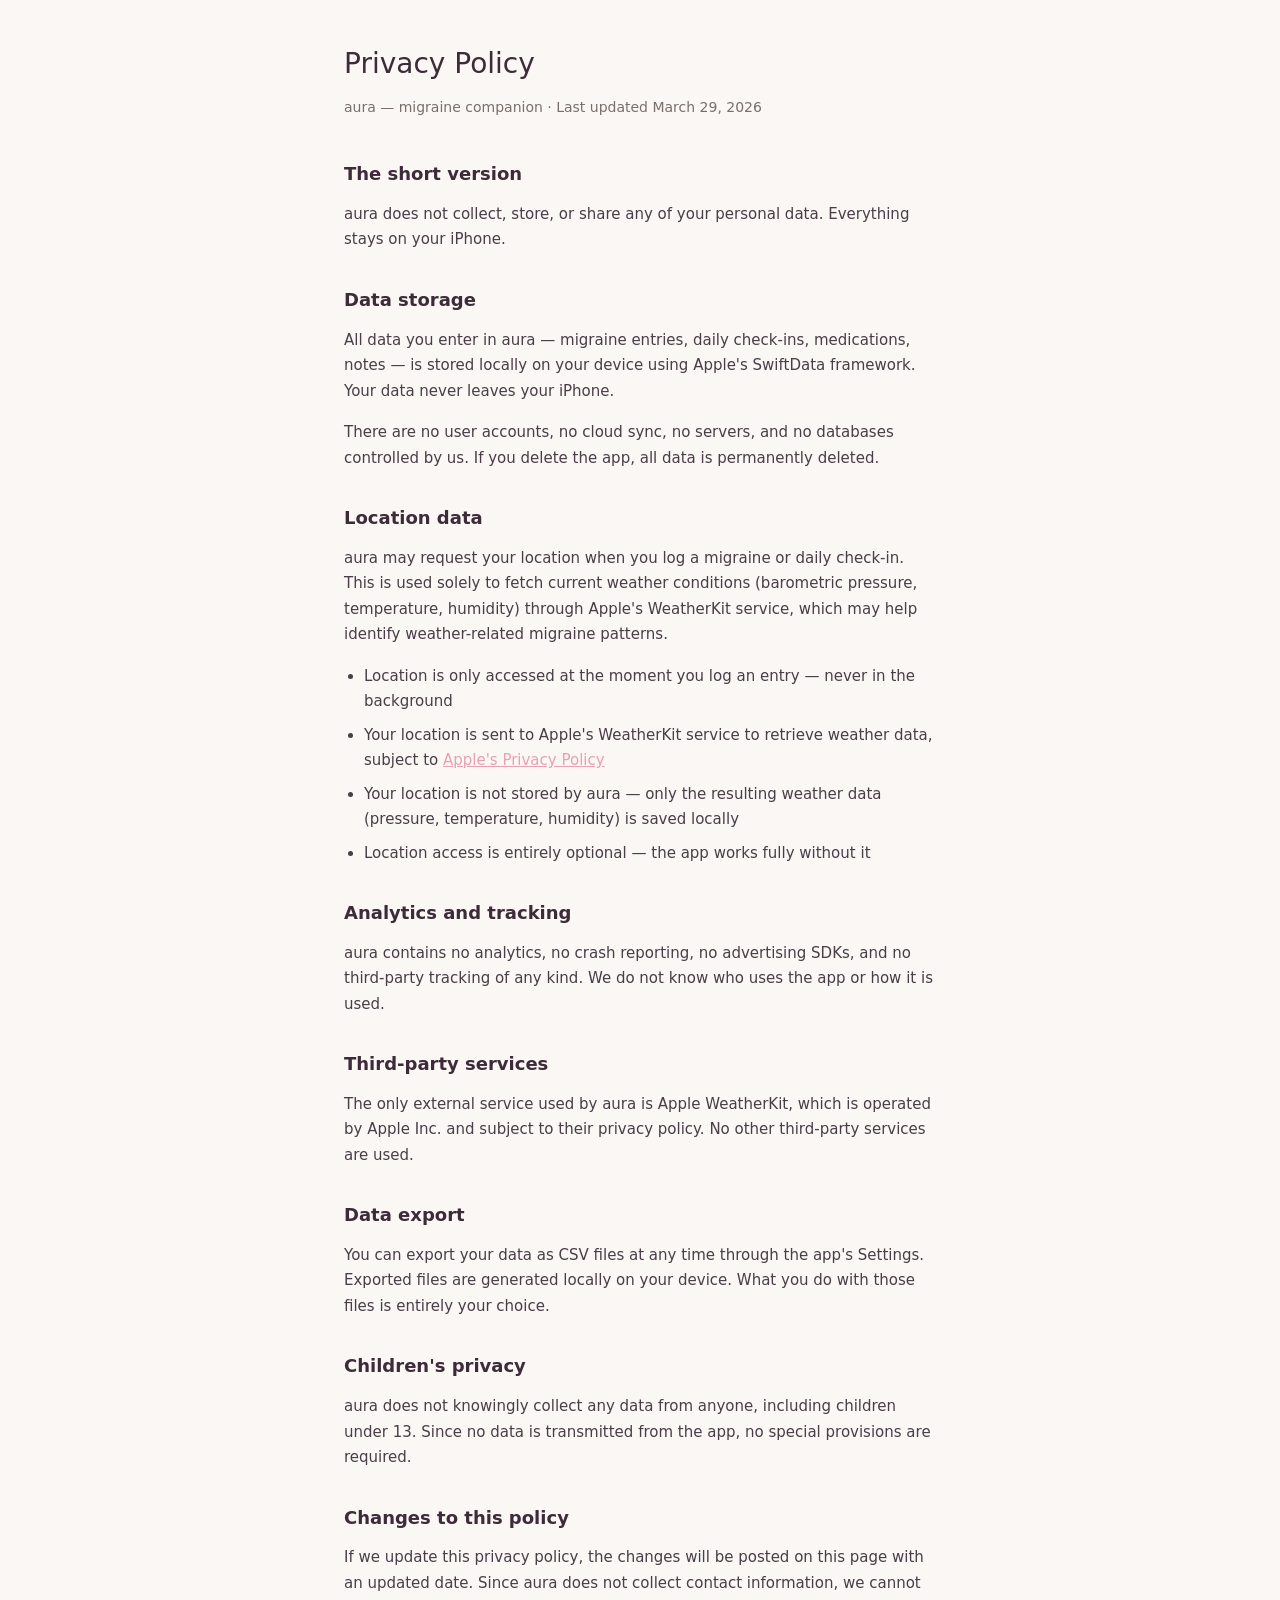
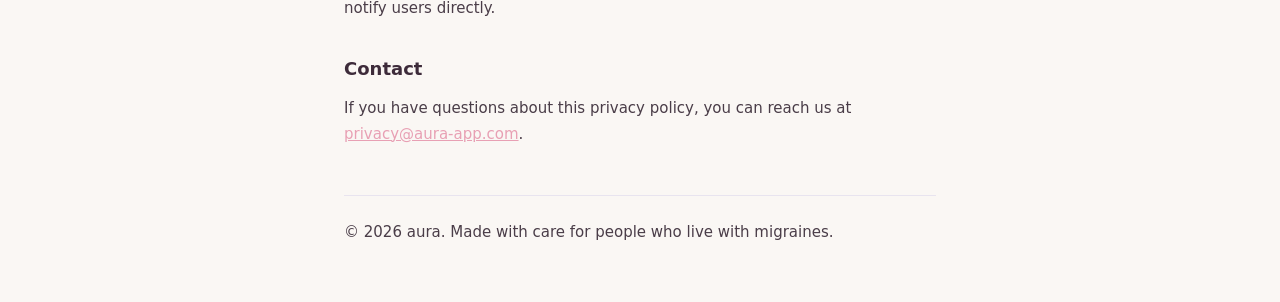
<file: aura/index.html>
<!DOCTYPE html>
<html lang="en">
<head>
    <meta charset="UTF-8">
    <meta name="viewport" content="width=device-width, initial-scale=1.0">
    <title>aura — Privacy Policy</title>
    <style>
        * { margin: 0; padding: 0; box-sizing: border-box; }
        body {
            font-family: -apple-system, BlinkMacSystemFont, 'Segoe UI', system-ui, sans-serif;
            background: #FAF7F4;
            color: #3D2B3A;
            line-height: 1.7;
            padding: 40px 24px;
            max-width: 640px;
            margin: 0 auto;
        }
        h1 {
            font-size: 28px;
            font-weight: 300;
            margin-bottom: 8px;
        }
        .subtitle {
            color: #7A6F6A;
            font-size: 14px;
            margin-bottom: 40px;
        }
        h2 {
            font-size: 18px;
            font-weight: 600;
            margin-top: 32px;
            margin-bottom: 12px;
        }
        p {
            color: #4A3D48;
            margin-bottom: 16px;
            font-size: 15px;
        }
        ul {
            margin-bottom: 16px;
            padding-left: 20px;
        }
        li {
            color: #4A3D48;
            font-size: 15px;
            margin-bottom: 8px;
        }
        .footer {
            margin-top: 48px;
            padding-top: 24px;
            border-top: 1px solid #E8E4EF;
            color: #7A6F6A;
            font-size: 13px;
        }
        a { color: #E8A0B4; }
    </style>
</head>
<body>

<h1>Privacy Policy</h1>
<p class="subtitle">aura — migraine companion · Last updated March 29, 2026</p>

<h2>The short version</h2>
<p>aura does not collect, store, or share any of your personal data. Everything stays on your iPhone.</p>

<h2>Data storage</h2>
<p>All data you enter in aura — migraine entries, daily check-ins, medications, notes — is stored locally on your device using Apple's SwiftData framework. Your data never leaves your iPhone.</p>
<p>There are no user accounts, no cloud sync, no servers, and no databases controlled by us. If you delete the app, all data is permanently deleted.</p>

<h2>Location data</h2>
<p>aura may request your location when you log a migraine or daily check-in. This is used solely to fetch current weather conditions (barometric pressure, temperature, humidity) through Apple's WeatherKit service, which may help identify weather-related migraine patterns.</p>
<ul>
    <li>Location is only accessed at the moment you log an entry — never in the background</li>
    <li>Your location is sent to Apple's WeatherKit service to retrieve weather data, subject to <a href="https://www.apple.com/legal/privacy/">Apple's Privacy Policy</a></li>
    <li>Your location is not stored by aura — only the resulting weather data (pressure, temperature, humidity) is saved locally</li>
    <li>Location access is entirely optional — the app works fully without it</li>
</ul>

<h2>Analytics and tracking</h2>
<p>aura contains no analytics, no crash reporting, no advertising SDKs, and no third-party tracking of any kind. We do not know who uses the app or how it is used.</p>

<h2>Third-party services</h2>
<p>The only external service used by aura is Apple WeatherKit, which is operated by Apple Inc. and subject to their privacy policy. No other third-party services are used.</p>

<h2>Data export</h2>
<p>You can export your data as CSV files at any time through the app's Settings. Exported files are generated locally on your device. What you do with those files is entirely your choice.</p>

<h2>Children's privacy</h2>
<p>aura does not knowingly collect any data from anyone, including children under 13. Since no data is transmitted from the app, no special provisions are required.</p>

<h2>Changes to this policy</h2>
<p>If we update this privacy policy, the changes will be posted on this page with an updated date. Since aura does not collect contact information, we cannot notify users directly.</p>

<h2>Contact</h2>
<p>If you have questions about this privacy policy, you can reach us at <a href="mailto:privacy@aura-app.com">privacy@aura-app.com</a>.</p>

<div class="footer">
    <p>&copy; 2026 aura. Made with care for people who live with migraines.</p>
</div>

</body>
</html>
</file>
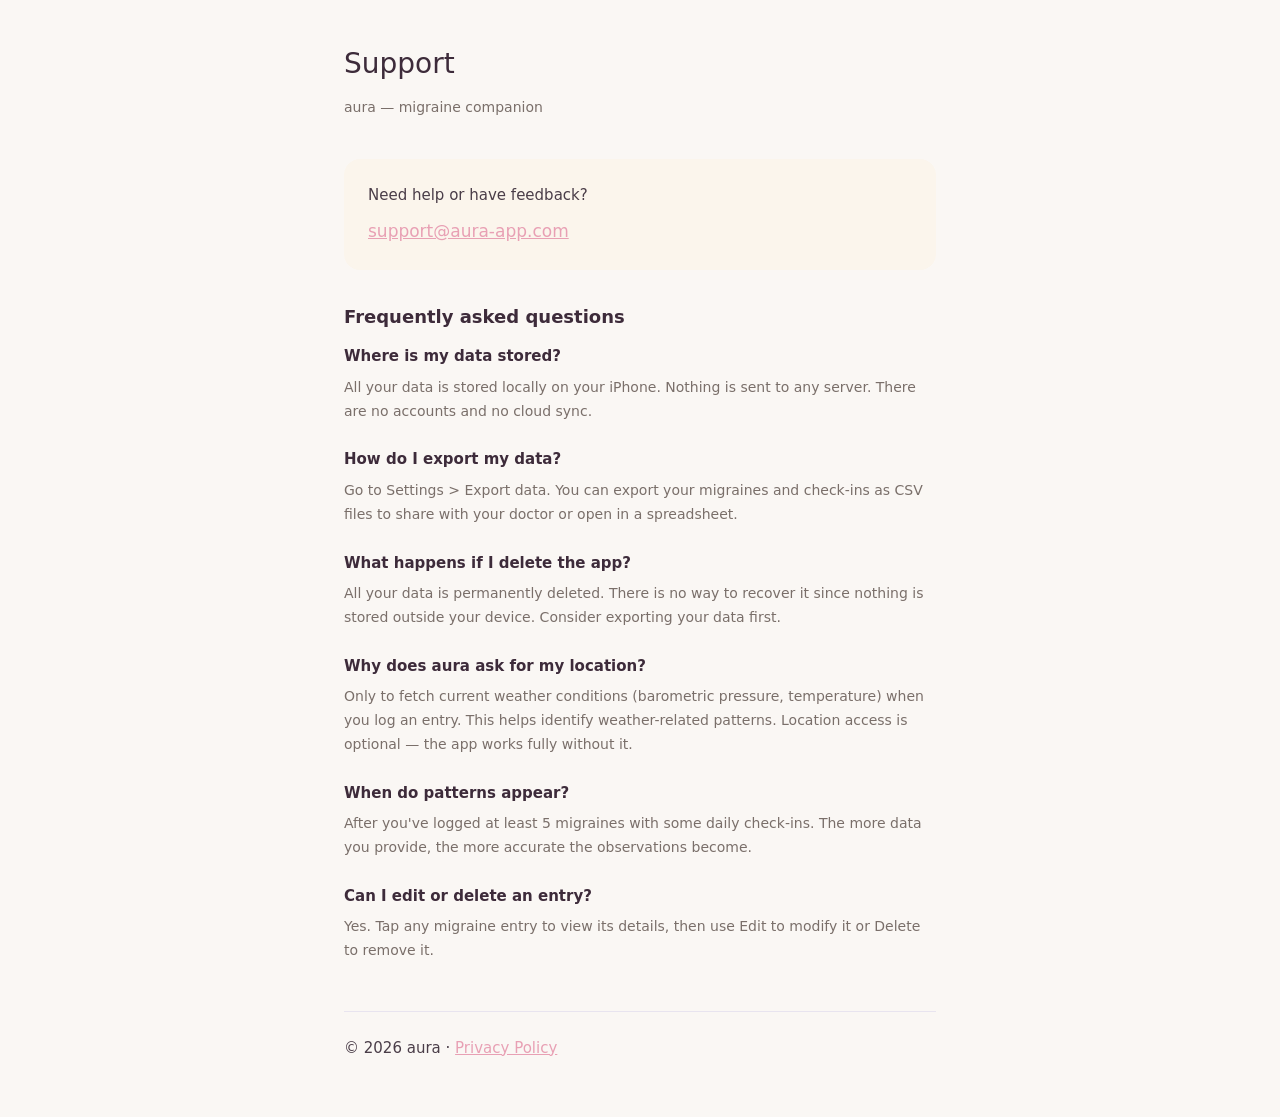
<file: aura/support/index.html>
<!DOCTYPE html>
<html lang="en">
<head>
    <meta charset="UTF-8">
    <meta name="viewport" content="width=device-width, initial-scale=1.0">
    <title>aura — Support</title>
    <style>
        * { margin: 0; padding: 0; box-sizing: border-box; }
        body {
            font-family: -apple-system, BlinkMacSystemFont, 'Segoe UI', system-ui, sans-serif;
            background: #FAF7F4;
            color: #3D2B3A;
            line-height: 1.7;
            padding: 40px 24px;
            max-width: 640px;
            margin: 0 auto;
        }
        h1 {
            font-size: 28px;
            font-weight: 300;
            margin-bottom: 8px;
        }
        .subtitle {
            color: #7A6F6A;
            font-size: 14px;
            margin-bottom: 40px;
        }
        h2 {
            font-size: 18px;
            font-weight: 600;
            margin-top: 32px;
            margin-bottom: 12px;
        }
        p {
            color: #4A3D48;
            margin-bottom: 16px;
            font-size: 15px;
        }
        a { color: #E8A0B4; }
        .contact-box {
            background: #FBF5EC;
            border-radius: 16px;
            padding: 24px;
            margin-top: 24px;
            margin-bottom: 24px;
        }
        .contact-box a {
            font-size: 17px;
            font-weight: 500;
        }
        .faq-item {
            margin-bottom: 24px;
        }
        .faq-item h3 {
            font-size: 15px;
            font-weight: 600;
            margin-bottom: 6px;
        }
        .faq-item p {
            font-size: 14px;
            color: #7A6F6A;
            margin-bottom: 0;
        }
        .footer {
            margin-top: 48px;
            padding-top: 24px;
            border-top: 1px solid #E8E4EF;
            color: #7A6F6A;
            font-size: 13px;
        }
    </style>
</head>
<body>

<h1>Support</h1>
<p class="subtitle">aura — migraine companion</p>

<div class="contact-box">
    <p style="margin-bottom: 8px;">Need help or have feedback?</p>
    <a href="mailto:support@aura-app.com">support@aura-app.com</a>
</div>

<h2>Frequently asked questions</h2>

<div class="faq-item">
    <h3>Where is my data stored?</h3>
    <p>All your data is stored locally on your iPhone. Nothing is sent to any server. There are no accounts and no cloud sync.</p>
</div>

<div class="faq-item">
    <h3>How do I export my data?</h3>
    <p>Go to Settings > Export data. You can export your migraines and check-ins as CSV files to share with your doctor or open in a spreadsheet.</p>
</div>

<div class="faq-item">
    <h3>What happens if I delete the app?</h3>
    <p>All your data is permanently deleted. There is no way to recover it since nothing is stored outside your device. Consider exporting your data first.</p>
</div>

<div class="faq-item">
    <h3>Why does aura ask for my location?</h3>
    <p>Only to fetch current weather conditions (barometric pressure, temperature) when you log an entry. This helps identify weather-related patterns. Location access is optional — the app works fully without it.</p>
</div>

<div class="faq-item">
    <h3>When do patterns appear?</h3>
    <p>After you've logged at least 5 migraines with some daily check-ins. The more data you provide, the more accurate the observations become.</p>
</div>

<div class="faq-item">
    <h3>Can I edit or delete an entry?</h3>
    <p>Yes. Tap any migraine entry to view its details, then use Edit to modify it or Delete to remove it.</p>
</div>

<div class="footer">
    <p>&copy; 2026 aura · <a href="../">Privacy Policy</a></p>
</div>

</body>
</html>
</file>
